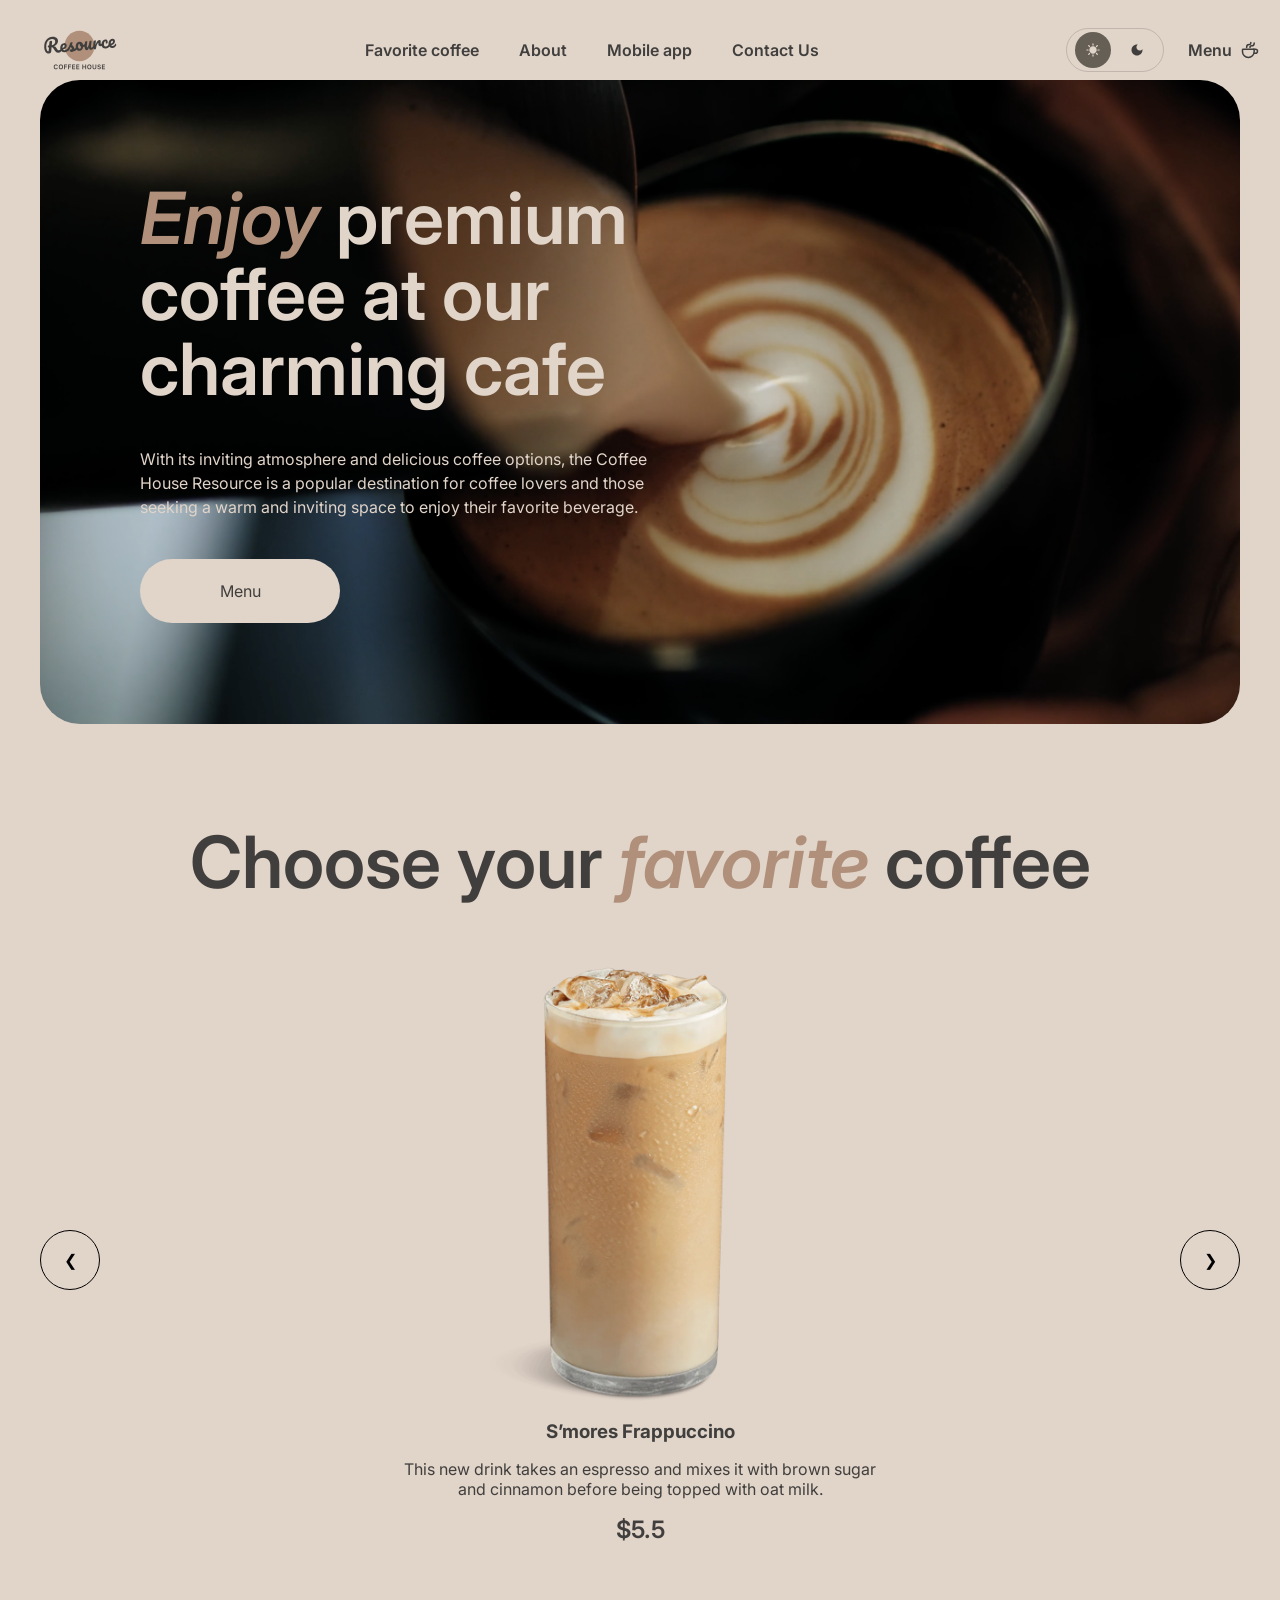
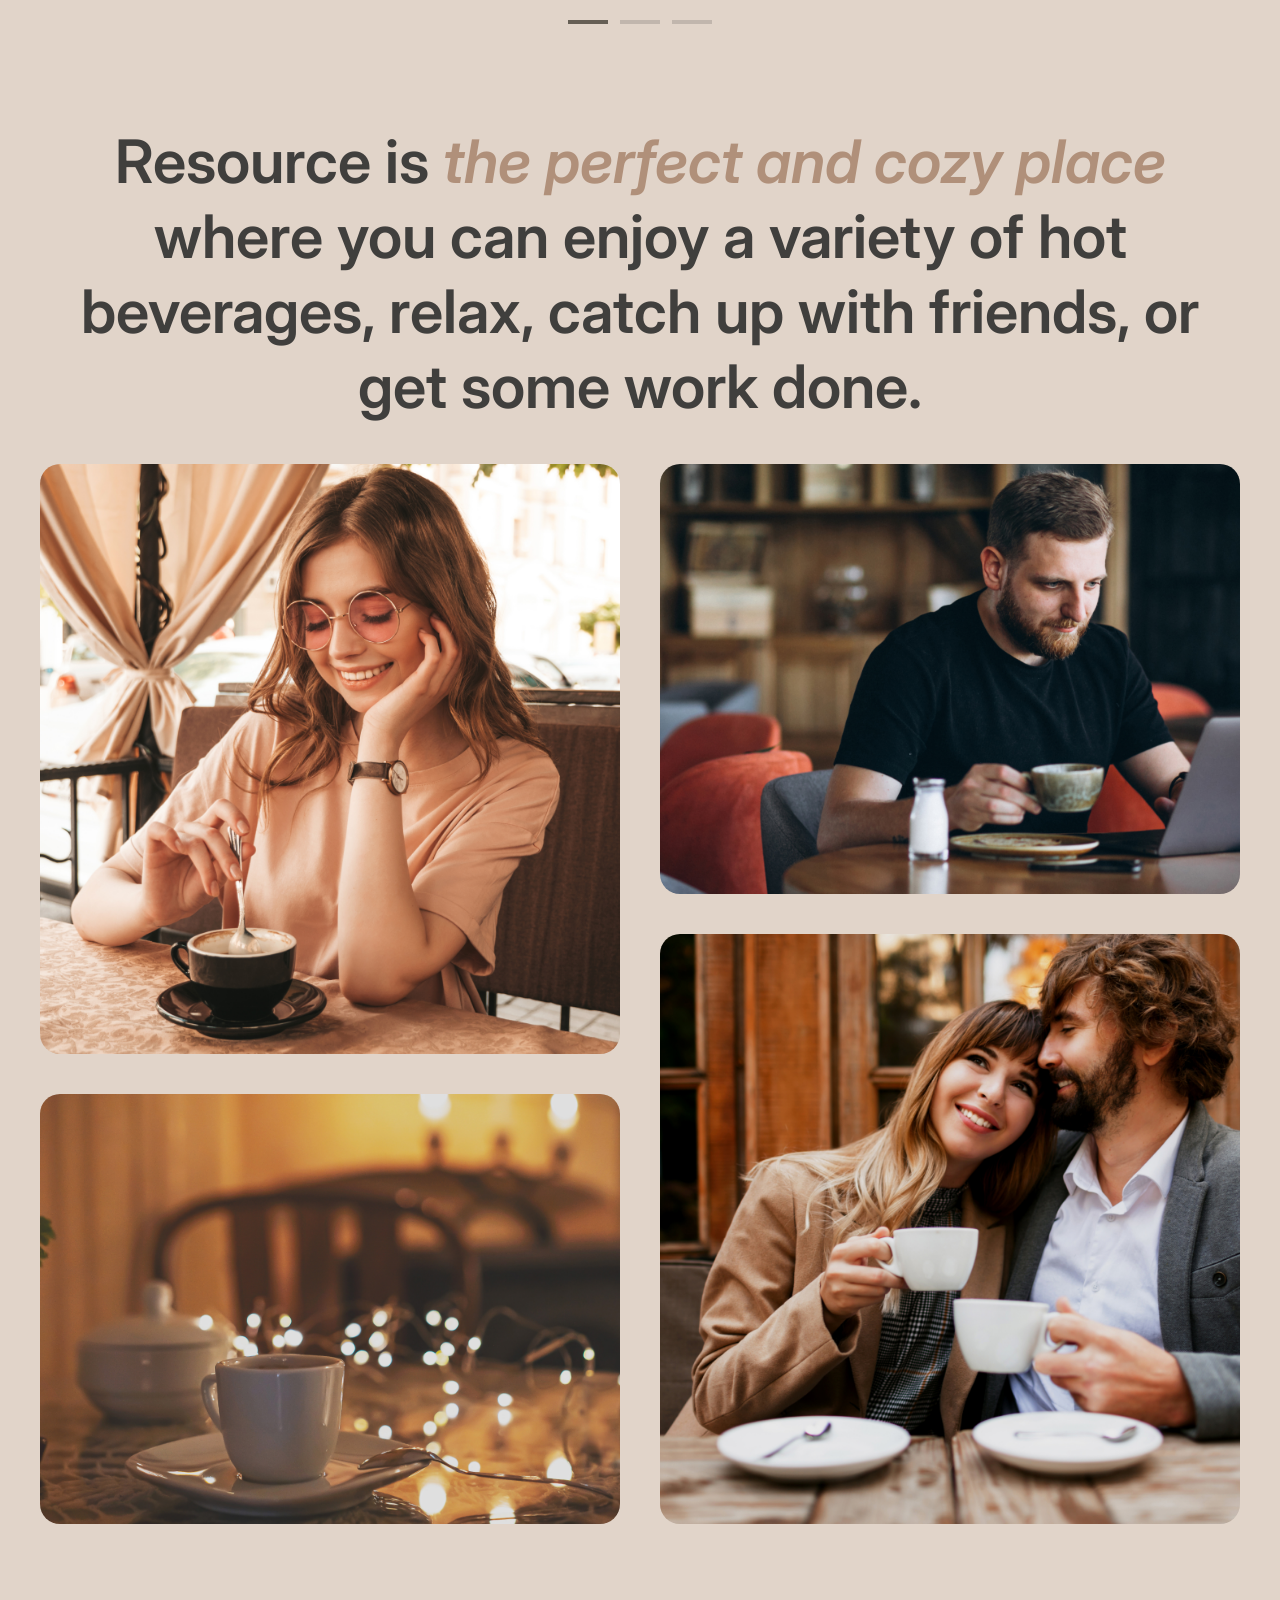
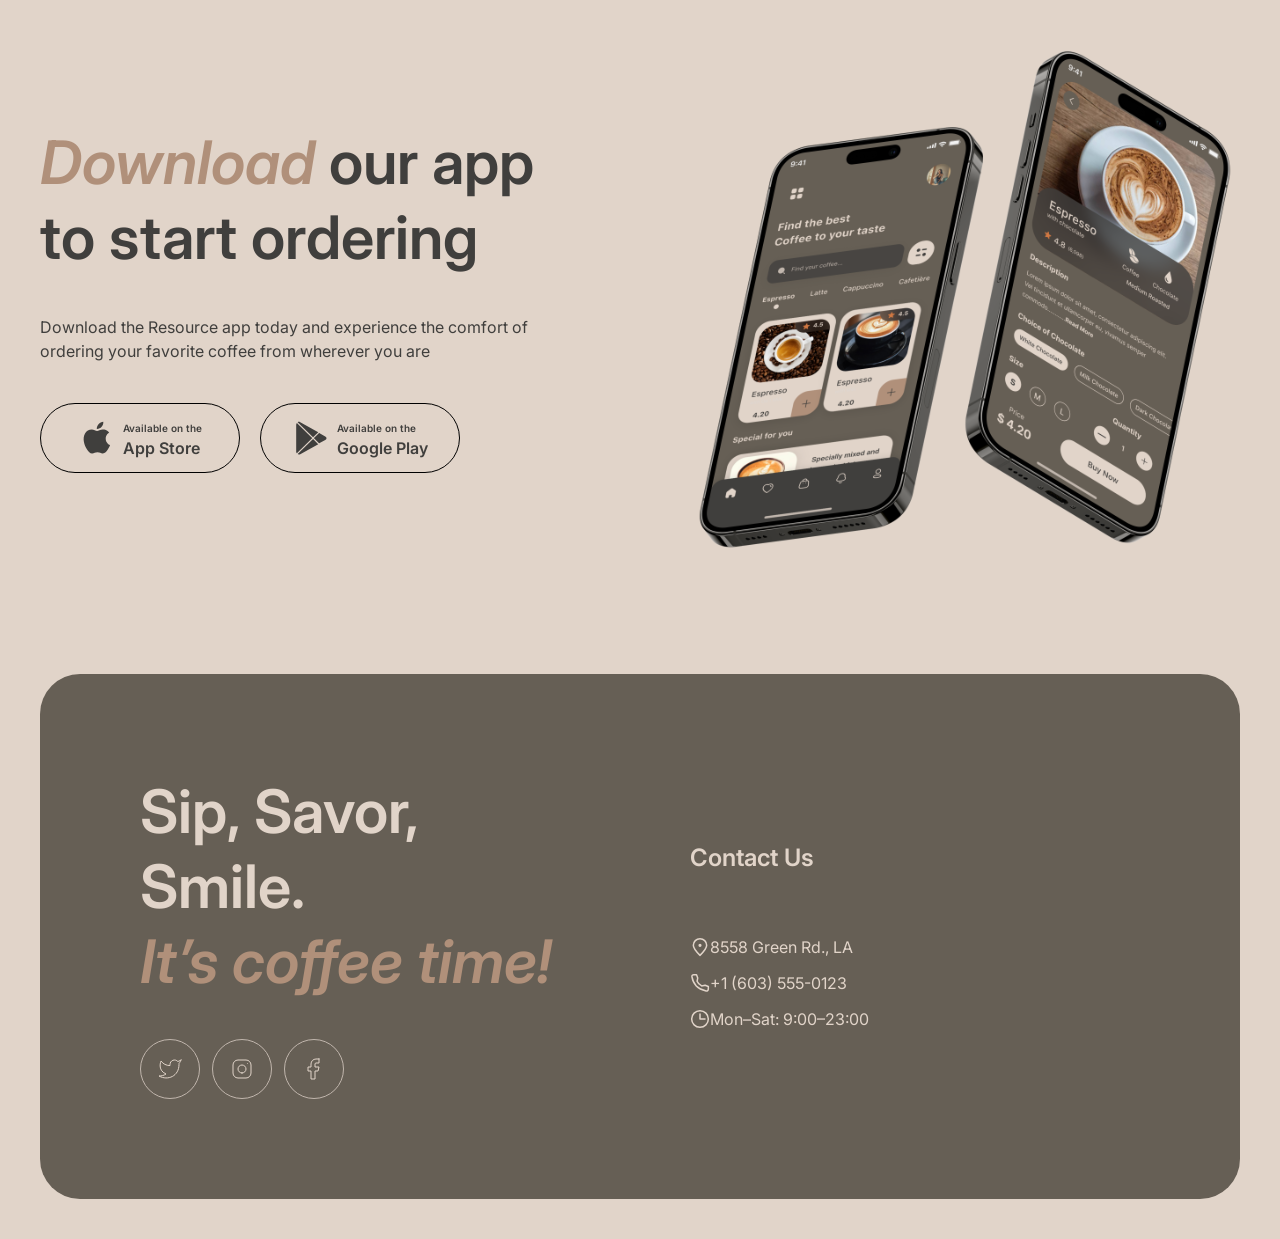
<file: index.html>
<!DOCTYPE html>
<html lang="en">
<head>
    <meta charset="UTF-8">
    <meta name="viewport" content="width=device-width, initial-scale=1.0">
    <link rel="icon" type="image/png" href="assets/icons/logo-bright.svg">

    <!-- font -->
    <link rel="preconnect" href="https://fonts.googleapis.com">
    <link rel="preconnect" href="https://fonts.gstatic.com" crossorigin>
    <link href="https://fonts.googleapis.com/css2?family=Allura&family=Inter:ital,opsz,wght@0,14..32,100..900;1,14..32,100..900&display=swap" rel="stylesheet">

    <!-- css -->
    <!-- css base -->
    <link rel="stylesheet" href="css/base/variables.css">
    <link rel="stylesheet" href="css/base/reset.css">
    <link rel="stylesheet" href="css/base/typography.css">
    <!-- css tabs -->
    <link rel="stylesheet" href="css/components/tabs.css">
    <!-- css layout -->
    <link rel="stylesheet" href="css/layout/header.css">
    <link rel="stylesheet" href="css/layout/footer.css">
    <!-- css components -->
    <link rel="stylesheet" href="css/components/buttons.css">
    <link rel="stylesheet" href="css/components/slider.css">
    <!-- css pages -->
    <link rel="stylesheet" href="css/pages/home.css">

    <!-- js -->
    <script src="js/script.js" defer></script>

    <title>Coffee House</title>
</head>
<body>

    <header>

        <div class="header-container">

            <div class="header-logo">
                <a href="index.html#home" aria-label="go to coffee house main page">
                    <img src="assets/icons/logo-bright.svg" alt="bright logo" class="logo-light">
                    <img src="assets/icons/logo-dark.svg" alt="dark logo" class="logo-dark">
                </a>
            </div>

            <nav class="header-nav" aria-label="Navigation" data-js-header-nav>
                    <ul class="nav-list">
                        <li><a href="index.html#favorite-coffee" class="nav-link" aria-label="follow favorite coffee section" data-js-nav-link>Favorite coffee</a></li>
                        <li><a href="index.html#about" class="nav-link" aria-label="follow about section" data-js-nav-link>About</a></li>
                        <li><a href="index.html#mobile-app" class="nav-link" aria-label="follow mobile app section" data-js-nav-link>Mobile app</a></li>
                        <li><a href="index.html#contact-us" class="nav-link" aria-label="follow contact us section" data-js-nav-link>Contact Us</a></li>
                    </ul>
            </nav>

            <div class="header-actions">
                <button class="theme-switch-wrapper theme-toggle" aria-label="change the theme" data-js-theme-toggle>
                    <span class="theme-btn light-icon active" data-js-light-icon>    
                        <img src="assets/icons/Light.svg" alt="sun">
                    </span>
    
                    <span class="theme-btn dark-icon" data-js-dark-icon>
                        <img src="assets/icons/Dark.svg" alt="moon">
                    </span>
                </button>

                <a href="menu.html" class="menu-link" rel="noopener noreferrer" >
                    <span class="menu-text">Menu</span>
                    <img src="assets/icons/coffee-cup.svg" alt="menu link">
                </a>

                <button class="burger-btn" aria-label="open burger menu" data-js-burger-btn>☰</button>
            </div>

        </div>
    </header>

    <main id="home">

        <div class="main-container">
            <section class="hero-section">
                <div class="hero-container">
                    <div class="hero-content">
                        <hgroup>
                            <h1  class="heading-1"><span class="accent">Enjoy</span> premium coffee at our charming cafe</h1>
                            <p class="medium">With its inviting atmosphere and delicious coffee options, the Coffee House Resource is a popular destination for coffee lovers and those seeking a warm and inviting space to enjoy their favorite beverage.</p>
                        </hgroup>

                        <a href="menu.html" class="menu-button">Menu</a>
                    </div>
                </div>
            </section>

            <section class="slider-section" id="favorite-coffee">
                <div class="slider-container">
                    <h2 class="heading-1 centered">Choose your <span class="accent">favorite</span> coffee</h2>
                    
                    <div class="slider-body">
                        <button class="slider-arrow prev-btn" aria-label="previous slide" data-js-prev-btn>&#10094;</button>
                        
                        <div class="slider-window" data-js-slider-window>
                            <div class="slider-track" data-js-slider-track>

                                <div class="slider-block">
                                    <div class="slider-block-content">
                                        <div class="slider-upper-subblock">
                                            <img src="assets/images/coffee-slider-1.svg" alt="S’mores Frappuccino">
                                        </div>
                                        <div class="slider-bottom-subblock">
                                            <h3 class="centered">S’mores Frappuccino</h3>
                                            <p class="centered">This new drink takes an espresso and mixes it with brown sugar and cinnamon before being topped with oat milk.</p>
                                            <data value="5.5" class="heading-3 centered">$5.5</data>
                                        </div>
                                    </div>
                                </div>

                                <div class="slider-block">
                                    <div class="slider-block-content">
                                        <div class="slider-upper-subblock">
                                            <img src="assets/images/coffee-slider-2.svg" alt="Caramel Macchiato">
                                        </div>
                                        <div class="slider-bottom-subblock">
                                            <h3 class="centered">Caramel Macchiato</h3>
                                            <p class="centered">Fragrant and unique classic espresso with rich caramel-peanut syrup, with cream under whipped thick foam.</p>
                                            <data value="5.0" class="price heading-3 centered">$5.0</data>
                                        </div>
                                    </div>
                                </div>

                                <div class="slider-block">
                                    <div class="slider-block-content">
                                        <div class="slider-upper-subblock">
                                            <img src="assets/images/coffee-slider-3.svg" alt="Ice coffee">
                                        </div>
                                        <div class="slider-bottom-subblock">
                                            <h3 class="centered">Ice coffee</h3>
                                            <p class="centered">A popular summer drink that tones and invigorates. Prepared from coffee, milk and ice.</p>
                                            <data value="4.5" class="price heading-3 centered">$4.5</data>
                                        </div>
                                    </div>
                                </div>

                            </div>
                        </div>

                        <button class="slider-arrow next-btn" aria-label="next slide" data-js-next-btn>&#10095;</button>
                    </div>

                    <div class="pagination">
                        <span class="dot active" data-js-dot></span>
                        <span class="dot" data-js-dot></span>
                        <span class="dot" data-js-dot></span>
                    </div>
                </div>
            </section>

            <section class="about-section" id="about">
                <div class="about-container">
                    <h2 class="heading-2 centered">Resource is <span class="accent">the perfect and cozy place</span> where you can enjoy a variety of hot beverages, relax, catch up with friends, or get some work done.</h2>

                    <div class="about-bottom-wrapper">
                        <div class="about-bottom-left">
                            <img src="assets/images/about-1.png" class="about-img-1" alt="a girl with a coffee">
                            <img src="assets/images/about-2.png" class="about-img-2" alt="coffee on the table">
                        </div>
                        <div class="about-bottom-right">
                            <img src="assets/images/about-3.png" class="about-img-3" alt="a man with a coffee">
                            <img src="assets/images/about-4.png" class="about-img-4" alt="a couple with coffee">
                        </div>
                    </div>
                </div>
            </section>

            <section class="app-section" id="mobile-app">
                <div class="app-container">
                    <div class="app-left-wrapper">
                        <h2 class="heading-2"><span class="accent">Download</span> our app to start ordering</h2>
                        <p class="medium">Download the Resource app today and experience the comfort of ordering your favorite coffee from wherever you are</p>
                        
                        <div class="app-links">
                            <a href="https://apple.com" class="app-btn" target="_blank" rel="noopener noreferrer" >
                                <img src="assets/icons/icon-apple.svg" alt="apple-icon">
                                <div class="follow-link">
                                    <span class="caption">Available on the</span>
                                    <br>
                                    <span class="link-and-button">App Store</span>
                                </div>
                            </a>

                            <a href="https://play.google.com/" class="app-btn" target="_blank" rel="noopener noreferrer" >
                                <img src="assets/icons/icon-google-play.svg" alt="google-play-icon">
                                <div class="follow-link">
                                    <span class="caption">Available on the</span>
                                    <br>
                                    <span class="link-and-button">Google Play</span>
                                </div>
                            </a>
                        </div>
                    </div>

                    <div class="app-right-wrapper">
                        <img src="assets/images/mobile-screens.svg" alt="mobile phones" class="mobile-phones">
                    </div>
                </div>
            </section>
        </div>
    </main>

    <footer>
        <div class="footer-container">
            <div class="footer-left-wrapper">
                <h2 class="heading-2">Sip, Savor, Smile.<br> <span class="accent">It’s coffee time!</span></h2>
                <div class="social-media-container">
                    <a href="https://twitter.com" target="_blank" rel="noopener noreferrer" aria-label="go to x">
                        <img src="assets/icons/x-icon.svg" alt="x-logo">
                    </a>      
                    <a href="https://instagram.com" target="_blank" rel="noopener noreferrer" aria-label="go to instagram">
                        <img src="assets/icons/instagram-icon.svg" alt="instagram-logo">
                    </a>  
                    <a href="https://facebook.com" target="_blank" rel="noopener noreferrer" aria-label="go to meta">
                        <img src="assets/icons/meta-icon.svg" alt="meta-logo">
                    </a>   
                </div>
            </div>

            <div class="footer-right-wrapper">
                <h2 class="heading-3">Contact Us</h2>
                <div class="contact-block" id="contact-us">
                    <a href="https://www.google.com/maps" target="_blank" rel="noopener noreferrer" class="location-block">
                        <img src="assets/icons/pin-alt.svg" alt="location icon">
                        <p>8558 Green Rd., LA</p>
                    </a>
                    
                    <a href="tel:+16035550123" class="phone-block">
                        <img src="assets/icons/phone.svg" alt="phone icon">
                        <p>+1 (603) 555-0123</p>
                    </a>
                    <div class="schedule-block">
                        <img src="assets/icons/clock.svg" alt="schedule icon">
                        <p>Mon–Sat: 9:00–23:00</p>
                    </div>
                </div>
            </div>
        </div>
    </footer>

</body>
</html>
</file>
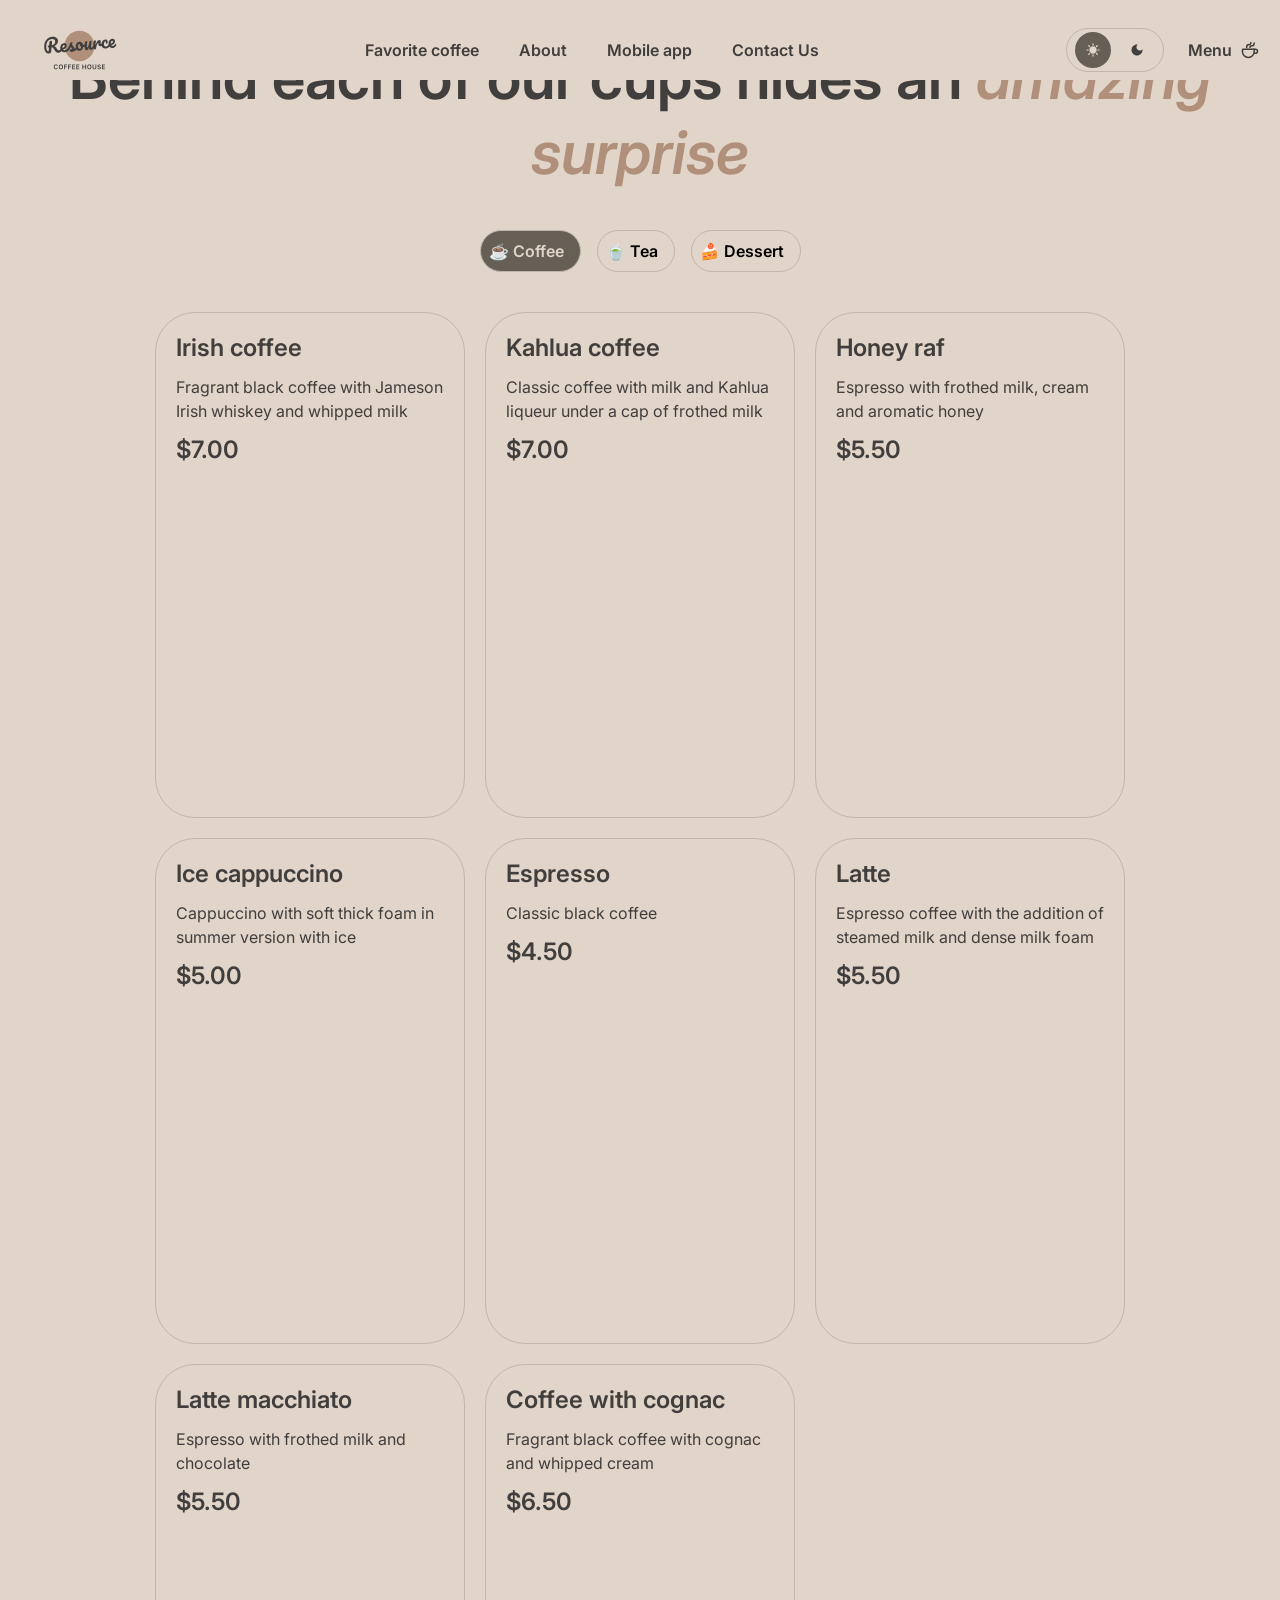
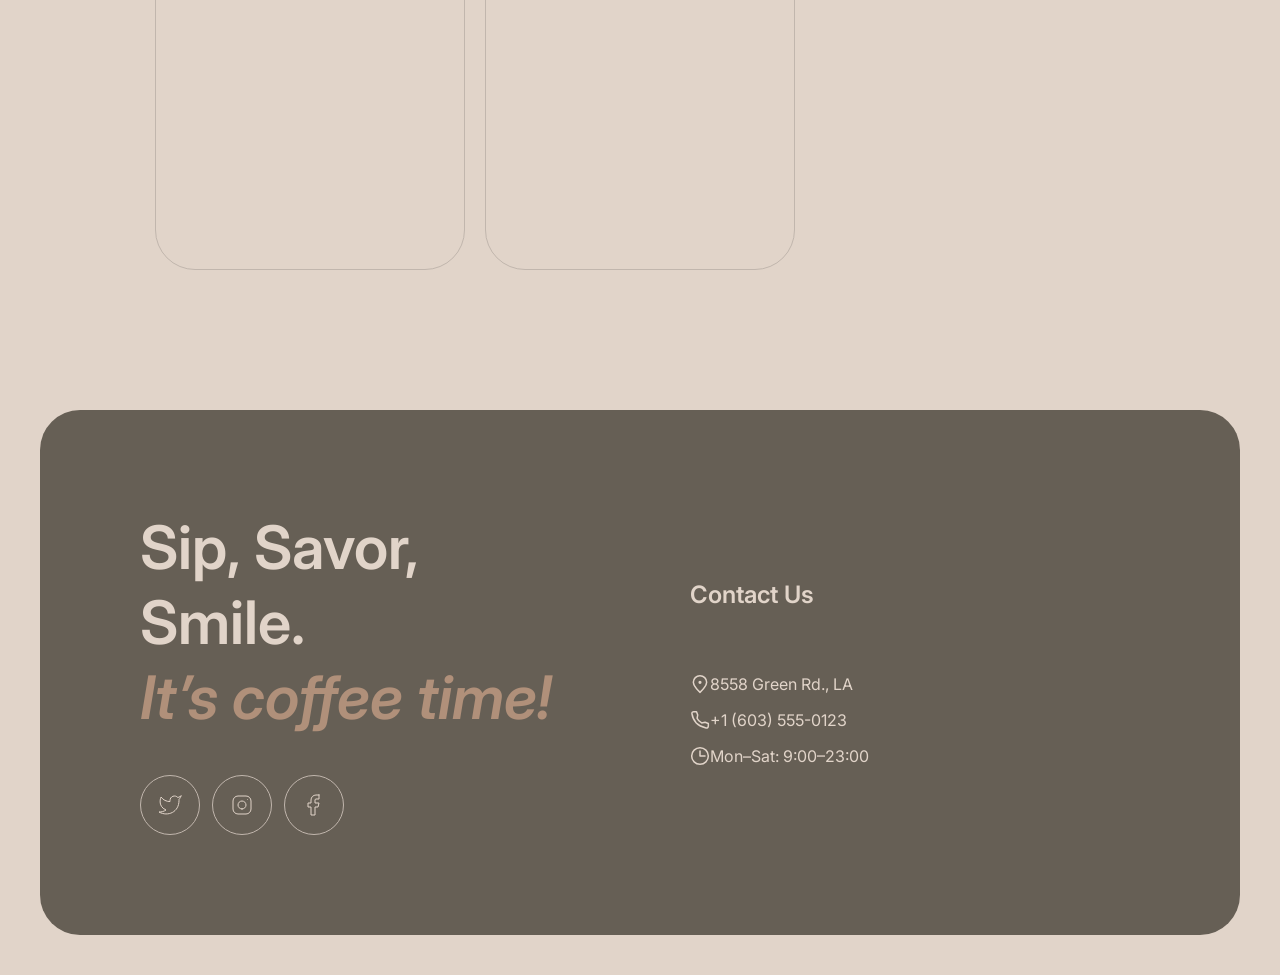
<file: menu.html>
<!DOCTYPE html>
<html lang="en">
<head>
    <meta charset="UTF-8">
    <meta name="viewport" content="width=device-width, initial-scale=1.0">
    <link rel="icon" type="image/png" href="assets/icons/logo-bright.svg">

    <!-- font -->
    <link rel="preconnect" href="https://fonts.googleapis.com">
    <link rel="preconnect" href="https://fonts.gstatic.com" crossorigin>
    <link href="https://fonts.googleapis.com/css2?family=Allura&family=Inter:ital,opsz,wght@0,14..32,100..900;1,14..32,100..900&display=swap" rel="stylesheet">

    <!-- css -->
    <!-- css base -->
    <link rel="stylesheet" href="css/base/variables.css">
    <link rel="stylesheet" href="css/base/reset.css">
    <link rel="stylesheet" href="css/base/typography.css">
    <!-- css layout -->
    <link rel="stylesheet" href="css/layout/header.css">
    <link rel="stylesheet" href="css/layout/footer.css">
    <!-- css components -->    
    <link rel="stylesheet" href="css/components/buttons.css">
    <link rel="stylesheet" href="css/components/tabs.css">
    <link rel="stylesheet" href="css/components/product-card.css">
    <!-- css pages -->    
    <link rel="stylesheet" href="css/pages/menu.css">
    
    <!-- js -->    
    <script src="js/script.js" defer></script>
    <script src="js/data.js"></script>
    <script src="js/modal.js" defer></script>
    
    
    <title>Menu of Coffee House</title>
</head>
<body>

    <header>

        <div class="header-container">

            <div class="header-logo">
                <a href="index.html#home" aria-label="go to coffee house main page">
                    <img src="assets/icons/logo-bright.svg" alt="bright logo" class="logo-light">
                    <img src="assets/icons/logo-dark.svg" alt="dark logo" class="logo-dark">
                </a>
            </div>

            <nav class="header-nav" aria-label="Navigation" data-js-header-nav>
                    <ul class="nav-list">
                        <li><a href="index.html#favorite-coffee" class="nav-link" aria-label="follow favorite coffee section" data-js-nav-link>Favorite coffee</a></li>
                        <li><a href="index.html#about" class="nav-link" aria-label="follow about section" data-js-nav-link>About</a></li>
                        <li><a href="index.html#mobile-app" class="nav-link" aria-label="follow mobile app section" data-js-nav-link>Mobile app</a></li>
                        <li><a href="index.html#contact-us" class="nav-link" aria-label="follow contact us section" data-js-nav-link>Contact Us</a></li>
                    </ul>
            </nav>

            <div class="header-actions">
                <button class="theme-switch-wrapper theme-toggle" aria-label="change the theme" data-js-theme-toggle>
                    <span class="theme-btn light-icon active" data-js-light-icon>    
                        <img src="assets/icons/Light.svg" alt="sun">
                    </span>
    
                    <span class="theme-btn dark-icon" data-js-dark-icon>
                        <img src="assets/icons/Dark.svg" alt="moon">
                    </span>
                </button>

                <a href="menu.html" class="menu-link" rel="noopener noreferrer" >
                    <span class="menu-text">Menu</span>
                    <img src="assets/icons/coffee-cup.svg" alt="menu link">
                </a>

                <button class="burger-btn" aria-label="open burger menu" data-js-burger-btn>☰</button>
            </div>

        </div>
    </header>

    <main class="menu">
        <div class="menu-section">

            <div class="menu-header">
                <h1 class="menu-title heading-2 centered">Behind each of our cups hides an <span class="accent">amazing surprise</span></h1>
                
                <div class="menu-tabs">
                    <button class="tab-btn active" data-js-coffee-btn>
                        <span aria-hidden="true">&#9749;</span>
                        <span class="link-and-button">Coffee</span>
                    </button>
                    <button class="tab-btn" data-js-tea-btn>
                        <span aria-hidden="true">&#x1F375;</span>
                        <span class="link-and-button">Tea</span>
                    </button>
                    <button class="tab-btn" data-js-dessert-btn>
                        <span aria-hidden="true">&#127856;</span>
                        <span class="link-and-button">Dessert</span>
                    </button>
                </div>

            </div>

            <div class="menu-products">
                <div class="products-grid active" data-js-products-grid></div>

                 <!-- <div class="products-grid active" data-js-coffee-content>
                    <div class="product-card card-1">
                        <div class="product-card__image-wrapper">
                            <img src="assets/images/coffee-1.png" alt="Irish coffee" class="product-card__img">
                        </div>
                        <div class="product-card__description">
                            <h2 class="product-card__title heading-3">Irish coffee</h2>
                            <p class="product-card__taste medium">Fragrant black coffee with Jameson Irish whiskey and whipped milk</p>
                            <data value="7.0" class="heading-3">$7.00</data>
                        </div>
                    </div>

                    <div class="product-card card-2">
                        <div class="product-card__image-wrapper">
                            <img src="assets/images/coffee-2.png" alt="Kahlua coffee" class="product-card__img">
                        </div>
                        <div class="product-card__description">
                            <h2 class="product-card__title heading-3">Kahlua coffee</h2>
                            <p class="product-card__taste medium">Classic coffee with milk and Kahlua liqueur under a cap of frothed milk</p>
                            <data value="7.0" class="heading-3">$7.00</data>
                        </div>
                    </div>

                    <div class="product-card card-3">
                        <div class="product-card__image-wrapper">
                            <img src="assets/images/coffee-3.png" alt="Honey raf" class="product-card__img">
                        </div>
                        <div class="product-card__description">
                            <h2 class="product-card__title heading-3">Honey raf</h2>
                            <p class="product-card__taste medium">Espresso with frothed milk, cream and aromatic honey</p>
                            <data value="5.5" class="heading-3">$5.50</data>
                        </div>
                    </div>

                    <div class="product-card card-4">
                        <div class="product-card__image-wrapper">
                            <img src="assets/images/coffee-4.png" alt="Ice cappuccino" class="product-card__img">
                        </div>
                        <div class="product-card__description">
                            <h2 class="product-card__title heading-3">Ice cappuccino</h2>
                            <p class="product-card__taste medium">Cappuccino with soft thick foam in summer version with ice</p>
                            <data value="5.0" class="heading-3">$5.00</data>
                        </div>
                    </div>

                    <div class="product-card card-5">
                        <div class="product-card__image-wrapper">
                            <img src="assets/images/coffee-5.png" alt="Espresso" class="product-card__img">
                        </div>
                        <div class="product-card__description">
                            <h2 class="product-card__title heading-3">Espresso</h2>
                            <p class="product-card__taste medium">Classic black coffee</p>
                            <data value="4.5" class="heading-3">$4.50</data>
                        </div>
                    </div>

                    <div class="product-card card-6">
                        <div class="product-card__image-wrapper">
                            <img src="assets/images/coffee-6.png" alt="Latte" class="product-card__img">
                        </div>
                        <div class="product-card__description">
                            <h2 class="product-card__title heading-3">Latte</h2>
                            <p class="product-card__taste medium">Espresso coffee with the addition of steamed milk and dense milk foam</p>
                            <data value="5.5" class="heading-3">$5.50</data>
                        </div>
                    </div>

                    <div class="product-card card-7">
                        <div class="product-card__image-wrapper">
                            <img src="assets/images/coffee-7.png" alt="Latte macchiato" class="product-card__img">
                        </div>
                        <div class="product-card__description">
                            <h2 class="product-card__title heading-3">Latte macchiato</h2>
                            <p class="product-card__taste medium">Espresso with frothed milk and chocolate</p>
                            <data value="5.5" class="heading-3">$5.50</data>
                        </div>
                    </div>

                    <div class="product-card card-8">
                        <div class="product-card__image-wrapper">
                            <img src="assets/images/coffee-8.png" alt="Coffee with cognac" class="product-card__img">
                        </div>
                        <div class="product-card__description">
                            <h2 class="product-card__title heading-3">Coffee with cognac</h2>
                            <p class="product-card__taste medium">Fragrant black coffee with cognac and whipped cream</p>
                            <data value="6.5" class="heading-3">$6.50</data>
                        </div>
                    </div>
                </div>

                <div class="products-grid" data-js-tea-content>
                    <div class="product-card card-9">
                        <div class="product-card__image-wrapper">
                            <img src="assets/images/tea-1.png" alt="Moroccan" class="product-card__img">
                        </div>
                        <div class="product-card__description">
                            <h2 class="product-card__title heading-3">Moroccan</h2>
                            <p class="product-card__taste medium">Fragrant black tea with the addition of tangerine, cinnamon, honey, lemon and mint</p>
                            <data value="4.5" class="heading-3">$4.50</data>
                        </div>
                    </div>

                    <div class="product-card card-10">
                        <div class="product-card__image-wrapper">
                            <img src="assets/images/tea-2.png" alt="Ginger" class="product-card__img">
                        </div>
                        <div class="product-card__description">
                            <h2 class="product-card__title heading-3">Ginger</h2>
                            <p class="product-card__taste medium">Original black tea with fresh ginger, lemon and honey</p>
                            <data value="5.0" class="heading-3">$5.00</data>
                        </div>
                    </div>

                    <div class="product-card card-11">
                        <div class="product-card__image-wrapper">
                            <img src="assets/images/tea-3.png" alt="Cranberry" class="product-card__img">
                        </div>
                        <div class="product-card__description">
                            <h2 class="product-card__title heading-3">Cranberry</h2>
                            <p class="product-card__taste medium">Invigorating black tea with cranberry and honey</p>
                            <data value="5.0" class="heading-3">$5.00</data>
                        </div>
                    </div>

                    <div class="product-card card-12">
                        <div class="product-card__image-wrapper">
                            <img src="assets/images/tea-4.png" alt="Sea buckthorn" class="product-card__img">
                        </div>
                        <div class="product-card__description">
                            <h2 class="product-card__title heading-3">Sea buckthorn</h2>
                            <p class="product-card__taste medium">Toning sweet black tea with sea buckthorn, fresh thyme and cinnamon</p>
                            <data value="5.5" class="heading-3">$5.50</data>
                        </div>
                    </div>
                </div>

                <div class="products-grid" data-js-desserts-content>
                    
                    <div class="product-card card-13">
                        <div class="product-card__image-wrapper">
                            <img src="assets/images/dessert-1.png" alt="Marble cheesecake" class="product-card__img">
                        </div>
                        <div class="product-card__description">
                            <h2 class="product-card__title heading-3">Marble cheesecake</h2>
                            <p class="product-card__taste medium">Philadelphia cheese with lemon zest on a light sponge cake and red currant jam</p>
                            <data value="3.5" class="heading-3">$3.50</data>
                        </div>
                    </div>

                    <div class="product-card card-14">
                        <div class="product-card__image-wrapper">
                            <img src="assets/images/dessert-2.png" alt="Red velvet" class="product-card__img">
                        </div>
                        <div class="product-card__description">
                            <h2 class="product-card__title heading-3">Red velvet</h2>
                            <p class="product-card__taste medium">Layer cake with cream cheese frosting</p>
                            <data value="4.0" class="heading-3">$4.00</data>
                        </div>
                    </div>

                    <div class="product-card card-15">
                        <div class="product-card__image-wrapper">
                            <img src="assets/images/dessert-3.png" alt="Cheesecakes" class="product-card__img">
                        </div>
                        <div class="product-card__description">
                            <h2 class="product-card__title heading-3">Cheesecakes</h2>
                            <p class="product-card__taste medium">Soft cottage cheese pancakes with sour cream and fresh berries and sprinkled with powdered sugar</p>
                            <data value="4.5" class="heading-3">$4.50</data>
                        </div>
                    </div>

                    <div class="product-card card-16">
                        <div class="product-card__image-wrapper">
                            <img src="assets/images/dessert-4.png" alt="Creme brulee" class="product-card__img">
                        </div>
                        <div class="product-card__description">
                            <h2 class="product-card__title heading-3">Creme brulee</h2>
                            <p class="product-card__taste medium">Delicate creamy dessert in a caramel basket with wild berries</p>
                            <data value="4.0" class="heading-3">$4.00</data>
                        </div>
                    </div>

                    <div class="product-card card-17">
                        <div class="product-card__image-wrapper">
                            <img src="assets/images/dessert-5.png" alt="Chocolate cake" class="product-card__img">
                        </div>
                        <div class="product-card__description">
                            <h2 class="product-card__title heading-3">Chocolate cake</h2>
                            <p class="product-card__taste medium">Cake with hot chocolate filling and nuts with dried apricots</p>
                            <data value="5.5" class="heading-3">$5.50</data>
                        </div>
                    </div>

                    <div class="product-card card-18">
                        <div class="product-card__image-wrapper">
                            <img src="assets/images/dessert-6.png" alt="Pancakes" class="product-card__img">
                        </div>
                        <div class="product-card__description">
                            <h2 class="product-card__title heading-3">Pancakes</h2>
                            <p class="product-card__taste medium">Tender pancakes with strawberry jam and fresh strawberries</p>
                            <data value="4.5" class="heading-3">$4.50</data>
                        </div>
                    </div>

                    <div class="product-card card-19">
                        <div class="product-card__image-wrapper">
                            <img src="assets/images/dessert-7.png" alt="Honey cake" class="product-card__img">
                        </div>
                        <div class="product-card__description">
                            <h2 class="product-card__title heading-3">Honey cake</h2>
                            <p class="product-card__taste medium">Classic honey cake with delicate custard</p>
                            <data value="4.5" class="heading-3">$4.50</data>
                        </div>
                    </div>

                    <div class="product-card card-20">
                        <div class="product-card__image-wrapper">
                            <img src="assets/images/dessert-8.png" alt="Black forest" class="product-card__img">
                        </div>
                        <div class="product-card__description">
                            <h2 class="product-card__title heading-3">Black forest</h2>
                            <p class="product-card__taste medium">A combination of thin sponge cake with cherry jam and light chocolate mousse</p>
                            <data value="6.5" class="heading-3">$6.50</data>
                        </div>
                    </div>
                </div> -->
                
                
                <button class="show-more-btn" data-js-show-more>
                    <img src="./assets/icons/refresh.svg" alt="refresh">
                </button>
            </div>

            <div class="modal-overlay" data-js-modal-overlay>
                <div class="modal-window" data-js-modal-window>

                    <div class="modal-content" data-js-modal-content>

                        <div class="modal-image-wrapper">
                            <img src="/assets/images/coffee-1.png" alt="black-coffee" data-js-modal-image>
                        </div>

                        <div class="modal-info">
                            <hgroup class="modal-hgroup">
                                <h2 class="heading-3" data-js-modal-title>Title</h2>
                                <p class="medium" data-js-modal-desc>Description</p>
                            </hgroup>

                            <div class="modal-options-block">
                                <span class="option-title">Size</span>
                                <div class="options-group" data-js-modal-sizes></div>
                            </div>
                            
                            <div class="modal-options-block">
                                <span class="option-title">Additives</span>
                                <div class="options-group" data-js-modal-additives></div>
                            </div>

                            <div class="modal-total">
                                <span class="heading-3">Total:</span>
                                <data value="0" class="heading-3" data-js-modal-price>$0.00</data>
                            </div>

                            <button class="modal-close-btn" data-js-modal-close>Close</button>
                        </div>

                    </div>

                </div>
            </div>

        </div>
    </main>


    <footer>
        <div class="footer-container">
            <div class="footer-left-wrapper">
                <h2 class="heading-2">Sip, Savor, Smile.<br> <span class="accent">It’s coffee time!</span></h2>
                <div class="social-media-container">
                    <a href="https://twitter.com" target="_blank" rel="noopener noreferrer" aria-label="go to x">
                        <img src="assets/icons/x-icon.svg" alt="x-logo">
                    </a>      
                    <a href="https://instagram.com" target="_blank" rel="noopener noreferrer" aria-label="go to instagram">
                        <img src="assets/icons/instagram-icon.svg" alt="instagram-logo">
                    </a>  
                    <a href="https://facebook.com" target="_blank" rel="noopener noreferrer" aria-label="go to meta">
                        <img src="assets/icons/meta-icon.svg" alt="meta-logo">
                    </a>   
                </div>
            </div>

            <div class="footer-right-wrapper">
                <h2 class="heading-3">Contact Us</h2>
                <div class="contact-block" id="contact-us">
                    <a href="https://www.google.com/maps" target="_blank" rel="noopener noreferrer" class="location-block">
                        <img src="assets/icons/pin-alt.svg" alt="location icon">
                        <p>8558 Green Rd., LA</p>
                    </a>
                    
                    <a href="tel:+16035550123" class="phone-block">
                        <img src="assets/icons/phone.svg" alt="phone icon">
                        <p>+1 (603) 555-0123</p>
                    </a>
                    <div class="schedule-block">
                        <img src="assets/icons/clock.svg" alt="schedule icon">
                        <p>Mon–Sat: 9:00–23:00</p>
                    </div>
                </div>
            </div>
        </div>
    </footer>

</body>
</html>
</file>
<file: css/base/variables.css>
:root {
    --font-main: 'Inter', 'Helvetica Neue', Arial, sans-serif;

    --text-primary: #403F3D;
    --text-inverse: #E1D4C9;
    --text-accent: #B0907A;

    --bg-page: #E1D4C9;
    --bg-container: #665F55;
    --bg-overlay: #403F3D;

    --border-primary: #C1B6AD;
    --border-inverse: #665F55;

    --transition-normal: all 0.3s ease;

    --footer-bg: #665F55;
}

body.dark-mode {
  --text-primary: #E1D4C9;
  --text-inverse: #E1D4C9;
  --text-accent: #B0907A;
 
  --bg-page: #292826;
  --bg-container: #403F3D;
  --bg-overlay: #292826;
 
  --border-primary: #665F55;
  --border-inverse: #C1B6AD;
}
</file>
<file: css/base/typography.css>
.heading-1 {
    font-size: 72px;
    font-weight: 600;
    line-height: 105%;
}
 
.heading-2 {
    font-size: 60px;
    font-weight: 600;
    line-height: 125%;
}
 
.heading-3 {
    font-size: 24px;
    font-weight: 600;
    line-height: 125%;
}

.accent {
    font-style: italic;
    color: var(--text-accent);
}
 
.medium {
    font-size: 16px;
    font-weight: 400;
    line-height: 150%;
}
 
.caption {
    font-size: 10px;
    font-weight: 600;
    line-height: 140%;
}
 
.link-and-button {
    font-size: 16px;
    font-weight: 600;
    line-height: 150%;
}
 
.burger-link {
    font-size: 32px;
    font-weight: 600;
    line-height: 125%;
}

.centered {
  text-align: center;
}
 
@media (max-width: 650px) {
  .heading-1 {
    font-size: 30px;
  }
  .heading-2 {
    font-size: 32px;
    font-weight: 600;
    line-height: 125%;
  }
  .heading-3 {
    font-size: 18px;
  }

}
</file>
<file: css/components/tabs.css>
.menu-tabs {
  display: flex;
  justify-content: center;
  align-items: center;
  cursor: pointer;
  gap: 16px;
}
 
.tab-btn {
  border: 1px solid var(--border-primary);
  border-radius: 40px;
  padding-left: 8px;
  padding-top: 8px;
  padding-right: 16px;
  padding-bottom: 8px;
}
 
.tab-btn.active {
  background-color: var(--border-inverse);
  color: var(--text-inverse);
}

.pagination {
  display: flex;
  justify-content: center;
  align-items: center;
  gap: 12px;
}

.dot {
  width: 40px;
  height: 4px;
  background-color: var(--border-primary);
}

.dot.active {
  background-color: #665F55;
}
 
@media (max-width: 768px) {
  .menu-tabs {
    flex-wrap: wrap;
    gap: 12px;
  }
}
</file>
<file: css/layout/header.css>
header {
  width: 100%;

  position: fixed;
  background-color: var(--bg-page);
  padding-top: 20px;
}
 
.header-container {
  display: flex;
  justify-content: space-between;
  align-items: center;
 
  width: 100%;
  max-width: 1440px;
  height: 60px;
  margin: 0 auto;
  padding-left: 40px;
  padding-right: 40px;
}
 
.logo-dark {
  display: none;
}
 
body.dark-mode .logo-light {
  display: none;
}
 
body.dark-mode .logo-dark {
  display: inline-block;
}
 
.header-nav {
  width: 100%;
  max-width: 1032px;
}
 
.nav-list {
  display: flex;
  align-items: center;
  justify-content: center;
  gap: 40px;
  height: 100%;
}
 
.nav-link {
  font-family: var(--font-main);
  color: var(--text-primary);
  font-weight: 600;
  font-size: 16px;
  transition: var(--transition-normal);
}
 
.header-actions {
  display: flex;
  align-items: center;
  width: auto;  
  height: 84px;
  gap: 24px;
}
 
.theme-switch-wrapper {
  display: inline-flex;
  align-items: center;
  justify-content: center;
 
  height: 44px;
  padding: 4px;
  gap: 8px;
 
  border: 1px solid var(--border-primary);
  border-radius: 100px;
  background-color: transparent;
  cursor: pointer;
  padding: 0 8px;
}
 
.theme-btn {
  display: flex;
  align-items: center;
  justify-content: center;
 
  width: 36px;
  height: 36px;
  border-radius: 50%;
  background-color: transparent;
  transition: var(--transition-normal);
}

 
.theme-btn img {
  display: block;
  width: 22px;
  height: 22px;
}
 
.theme-btn.light-icon.active,
.theme-btn.dark-icon.active {
  background-color: var(--border-inverse);
}
 
.menu-link {
  display: flex;
  align-items: center;
  gap: 8px;
  font-family: var(--font-main);
  color: var(--text-primary);
  font-weight: 600;
  transition: var(--transition-normal);
}
 
.menu-link:hover {
  color: var(--text-accent);
}
 
.burger-btn {
  display: none;
  background: none;
  border: none;
  font-size: 32px;
  cursor: pointer;
  color: var(--text-primary);
}
 
@media (max-width: 768px) {
  .header-container {
    flex-wrap: wrap;
    row-gap: 12px;
    height: auto;
    padding-left: 20px;
    padding-right: 20px;
  }

  .header-block-2 {
    display: none;
    order: 3;
    width: 100%;
  }
 
  .header-block-3 .menu-link {
    display: none;
  }

  .header-nav {
    display: none;
  }

  .header-nav.open {
    top: 80px;
    position: fixed;
    display: flex;
    flex-direction: column;
    width: 100vw;
    height: 100vh;
    background-color: var(--bg-page);
  }
 
  .burger-btn {
    display: block;
  }
 
  .nav-list {
    flex-wrap: wrap;
    gap: 60px;
  }

  .nav-list.open {
    display: flex;
    flex-direction: column;
  }
 
  .nav-link {
    font-size: 32px;
    font-weight: 600;
    line-height: 125%;
  }
 
  .header-block-3 {
    gap: 12px;
  }
}
 
@media (max-width: 380px) {
  .nav-list {
    flex-wrap: nowrap;
    justify-content: flex-start;
    overflow-x: auto;
    gap: 20px;
    -webkit-overflow-scrolling: touch;
  }
 
  .menu-text {
    display: none;
  }
}
</file>
<file: css/layout/footer.css>
footer {
  padding-left: 40px;
  padding-right: 40px;
 
  margin-top: 100px;
 
  display: flex;
  justify-content: center;
  align-items: center;
}
 
.footer-container {
  background-color: var(--footer-bg);
  max-width: 1360px;
  width: 100%;
  min-height: 450px;
  padding: 100px;
  gap: 100px;
  border-radius: 40px;
 
  display: flex;
  justify-content: center;
  align-items: center;
  color: var(--text-inverse);
}
 
.footer-left-wrapper {
  width: 530px;
  min-height: 250px;
  gap: 40px;
 
  display: flex;
  flex-direction: column;
}
 
.social-media-container {
  display: flex;
  gap: 12px;
}
 
.footer-right-wrapper {
  width: 530px;
  height: 186px;
  gap: 40px;
 
  display: flex;
  flex-direction: column;
  justify-content: space-between;
}
 
.contact-block {
  display: flex;
  flex-direction: column;
  gap: 16px;
}
 
.location-block,
.phone-block,
.schedule-block {
  display: flex;
}
 
@media (max-width: 768px) {
  .footer-container {
    width: 100%;
    padding: 100px 60px;
    flex-direction: column;
    gap: 100px;
    min-height: 0;
  }
 
  .footer-left-wrapper,
  .footer-right-wrapper {
    width: 100%;
    height: auto;
    min-height: 0;
  }
}
 
@media (max-width: 380px) {
  footer {
    padding: 50px 16px;
  }
 
  .footer-container {
    width: 348px;
    padding: 32px 16px;
  }
}
</file>
<file: css/components/buttons.css>
.menu-button {
  display: flex;
  justify-content: center;
  align-items: center;
  background-color: var(--text-inverse);
  border-radius: 100px;
 
  width: 200px;
  height: 64px;
}
 
.app-links {
  display: flex;
  align-items: center;
  gap: 20px;
}
 
.app-btn {
  display: flex;
  flex-direction: row;
  justify-content: center;
  align-items: center;

  border: 1px solid black;
  border-radius: 100px;
  

  min-width: 200px;
  min-height: 64px;
  padding: 12px 20px;
  gap: 8px;
}
 
.apple-link,
.google-play-link {
  border: 1px solid var(--border-primary);
 
  width: 200px;
  height: 64px;
  border-radius: 100px;
 
  display: flex;
  justify-content: center;
  align-items: center;
}


 
@media (max-width: 768px) {
  .menu-button {
    width: 168px;
    height: 56px;
  }
}
 
@media (max-width: 650px) {
  .menu-button {
    width: 100%;
    max-width: 220px;
  }
 
  .app-links {
    flex-direction: column;
    align-items: stretch;
    gap: 12px;
    width: 200px;
    height: 64px;
  }
 
  .apple-link,
  .google-play-link {
    width: 100%;
  }
}
</file>
<file: css/components/slider.css>
.slider-section {
  width: 100%;
  padding-left: 40px;
  padding-right: 40px;
 
  display: flex;
  flex-direction: column;
  justify-content: center;
  align-items: center;
}
 
.slider-container {
  display: flex;
  flex-direction: column;
  width: 100%;
  max-width: 1360px;
  min-height: 799px;
  gap: 40px;
}
 
.slider-body {
  --slider-arrow: 60px;
  --slider-body-gap: 40px;

  display: flex;
  flex-direction: row;
  min-height: 684px;
  align-items: center;
  justify-content: center;
  gap: 40px;
}
 
.slider-window {
  width: calc(100% - 2*var(--slider-arrow) - 2*var(--slider-body-gap));
  overflow: hidden;
 
  display: flex;
  flex-direction: row;
  justify-content: flex-start;
  align-items: center;
}
 
.slider-track {
  --slide-count: 3;
  width: 100%;

  display: flex;
  justify-content: flex-start;
  transition: transform 0.3s ease-in-out;
}
 
.slider-block {
  display: flex;
  flex-direction: column;
  align-items: center;

  width: 100%;
  flex-shrink: 0;
  height: 640px;
  gap: 20px;
}

.slider-block-content {
    width: 480px;
    height: 640px;
}

.slider-bottom-subblock {
    display: flex;
    flex-direction: column;
    justify-content: center;
    align-items: center;

    gap: 16px;
}
 
.slider-arrow {
  border: 1px solid;
  width: 60px;
  height: 60px;
  flex-shrink: 0;
  border-radius: 30px;
  box-sizing: border-box;
}
 
.slider-bottom-block {
  display: flex;
  flex-direction: column;
  justify-content: center;
  gap: 16px;
}
 
@media (min-width: 768px) {
  .slider-container {
    width: 100%;
    min-height: 0;
  }
 
  .slider-body {
    min-height: 0;
    gap: 40px;
  }
 
  .slider-window {
    width: 100%;
  }
 
  .slider-track {
    gap: 0;
  }
 
  .slider-block {
    min-width: 100%;
    margin-left: 0;
    margin-right: 0;
    height: auto;
  }
}
 
@media (max-width: 650px) {
  .slider-window {
    width: 100%;
  }

  .slider-arrow {
    display: none;
  }
}
</file>
<file: css/pages/home.css>
.main-container {
  display: flex;
  flex-direction: column;
  justify-content: center;
  align-items: center;
  margin-top: 80px;
  gap: 100px;
}
 
.hero-section {
  display: flex;
  align-items: center;
 
  width: 100%;
  max-width: 1440px;
  min-height: 644px;
 
  margin: 0 auto;
  padding-left: 40px;
  padding-right: 40px;
}
 
.hero-container {
    background-image: url(../../assets/images/img-hero.png);
  background-position: center;
  background-size: cover;
 
  width: 100%;
  max-width: 1360px;
  min-height: 644px;
  border-radius: 40px;
  padding: 100px;
}
 
.hero-content {
  display: flex;
  flex-direction: column;
  max-width: 530px;
  max-height: 444px;
  gap: 40px;
}
 
hgroup {
  display: flex;
  flex-direction: column;
  color: var(--text-inverse);
  gap: 40px;
}

.about-section {
  width: 100%;
  padding-left: 40px;
  padding-right: 40px;
  gap: 40px;
  display: flex;
  flex-direction: column;
  justify-content: center;
  align-items: center;
}
 
.about-container {
  display: flex;
  flex-direction: column;
  width: 100%;
  max-width: 1360px;
  min-height: 1325px;
  gap: 40px;
}
 
.about-bottom-wrapper {
  display: flex;
  flex-direction: row;
  gap: 40px;
}
 
.about-bottom-left,
.about-bottom-right {
  display: flex;
  flex-direction: column;
  gap: 40px;
 
  width: 660px;
  min-height: 1060px;
}
 
.about-img-1,
.about-img-4 {
  height: 590px;
  border-radius: 20px;
  object-fit: cover;
}
 
.about-img-2,
.about-img-3 {
  height: 430px;
  border-radius: 20px;
  object-fit: cover;
}
 
/* mobile app download */
.app-section {
  width: 100%;
  gap: 100px;
 
  padding-left: 40px;
  padding-right: 40px;
 
  display: flex;
  flex-direction: column;
  justify-content: center;
  align-items: center;
}
 
.app-container {
  display: flex;
  justify-content: space-between;
  width: 100%;
  max-width: 1360px;
  gap: 100px;
}
 
.app-left-wrapper {
  width: 630px;
  min-height: 342px;
  gap: 40px;
 
  display: flex;
  flex-direction: column;
  justify-content: center;
}
 
@media (max-width: 768px) {
  .hero-section {
    padding-left: 40px;
    padding-right: 40px;
    min-height: 644px;
  }
 
  .hero-container {
    padding: 48px 32px;
    border-radius: 40px;
 
    display: flex;
    justify-content: center;
    align-items: center;
  }
 
  .hero-content {
    max-width: 530px;
    min-height: 444px;
    gap: 40px;
  }
 
  .about-section {
    padding-left: 20px;
    padding-right: 20px;
    gap: 40px;
  }
 
  .about-container {
    width: 100%;
    max-width: 688px;
    min-height: 0;
  }
 
  .about-bottom-left {
    flex-direction: column;
    gap: 40px;
  }
 
  .about-bottom-right {
    display: none;
  }
 
  .about-img-1,
  .about-img-2 {
    height: 590px;
  }
 
  .app-section {
    gap: 100px;
    min-height: 1072px;
  }
 
  .app-container {
    flex-direction: column;
    width: 100%;
    height: 100%;
    gap: 100px;
  }
 
  .app-left-wrapper {
    width: 100%;
    min-height: 0;
  }
 
  .app-right-wrapper {
    max-width: 100%;
    margin: 0 auto;
  }
 
  .mobile-phones {
    width: 100%;
    height: 100%;
  }
}
 
@media (max-width: 650px) {
  .hero-section {
    padding-left: 16px;
    padding-right: 16px;
    min-height: 552px;
  }
 
  .hero-container {
    padding: 32px 20px;
    min-height: 420px;
    border-radius: 20px;
  }
 
  .hero-content {
    max-width: 316px;
    max-height: 432px;
    gap: 40px;
  }
 
  hgroup {
    padding-top: 40px;
  }
 
  .about-bottom-wrapper {
    display: flex;
    flex-direction: column;
  }
 
  .about-img-1,
  .about-img-4 {
    display: flex;
    flex-direction: column;
    height: 590px;
    width: 348px;
    border-radius: 20px;
  }
 
  .about-bottom-left {
    min-height: 0px;
  }
 
  .about-bottom-right {
    display: block;
    min-height: 0px;
  }
 
  .about-img-2,
  .about-img-3 {
    display: none;
    height: 590px;
    width: 348px;
    border-radius: 20px;
  }
 
  .app-section {
    min-height: 768px;
  }
 
  .app-container {
    width: 348px;
  }

  body, html {
    overflow-x: hidden;
  }
}
</file>
<file: css/components/product-card.css>
.product-card {
  width: 310px;
  height: 506px;
 
  border: 1px solid var(--border-primary);
  border-radius: 40px;
}
 
.product-card__img {
  border-radius: 40px;
}
 
.product-card__description {
  padding: 20px;
  gap: 12px;
 
  display: flex;
  flex-direction: column;
  justify-content: space-between;
}
 
@media (max-width: 650px) {
  .product-card {
    width: 100%;
    height: auto;
  }
}
</file>
<file: css/pages/menu.css>
.menu {
  display: flex;
  justify-content: center;
  align-items: center;
  flex-direction: column;
 
  padding: 40px 0;
  gap: 40px;
  width: 100%;
}
 
.menu-header {
  display: flex;
  flex-direction: column;
  gap: 40px;
}
 
.menu-section {
  max-width: 1360px;
  width: 100%;
  display: flex;
  justify-content: center;
  align-items: center;
  flex-direction: column;
  gap: 40px;
}

.menu-products {
  display: flex;
  flex-direction: column;
  justify-content: center;
  align-items: center;

  gap: 40px;
}
 
.products-grid {
  display: grid;
  align-items: center;
  justify-content: center;
  grid-template-columns: repeat(4, 310px);
  gap: 20px;
}

.show-more-btn {
  display: none;
  width: 60px;
  height: 60px;

  justify-content: center;
  align-items: center;

  border: 1px solid black;
  border-radius: 100px;
}

.modal-overlay {
  position: fixed;
  top: 0;
  left: 0;
  width: 100vw;
  height: 100vh;
  background-color: rgba(0, 0, 0, 0.6); 
  display: none; 
  justify-content: center;
  align-items: center;
  z-index: 1000; 
}

.modal-window {
  min-width: 768px;
  min-height: 472px;
  background-color: var(--bg-page);
  border-radius: 16px;
  padding: 16px;
  box-sizing: border-box;
}

.options-group {
  display: flex;
  gap: 8px;
}

.modal-content {
  display: flex;
}

.modal-info {
  width: 458px;
  height: 472px;

  padding-left: 20px;

  display: flex;
  flex-direction: column;
  gap: 20px;
}

.modal-hgroup {
  display: flex;
  flex-direction: column;
  gap: 12px;
}

.modal-options-block {
  display: flex;
  flex-direction: column;
  gap: 8px;
}

.modal-total {
  display: flex;
  flex-direction: row;
  gap: 20px;
}

.modal-close-btn {
  width: 438px;
  height: 44px;
  border: 1px solid var(--border-inverse);

  border-radius: 100px;
  padding: 10px 78px;
}

.modal-image-wrapper {
  width: 310px;
  height: 310px;
}
 
@media (max-width: 1439px) {
  .products-grid.active {
    grid-template-columns: repeat(3, 310px);
  }
}
 
@media (max-width: 1000px) {
  .products-grid.active {
    grid-template-columns: repeat(2, 310px);
  }

  .modal-window {
    width: 688px;
    padding: 16px;
    min-width: 0px;
  }
}
 
@media (max-width: 768px) {
  .card-5,
  .card-6,
  .card-7,
  .card-8,
  .card-17,
  .card-18,
  .card-19,
  .card-20 {
    display: none;
  }
 
  .menu-section {
    width: 100%;
    padding-left: 20px;
    padding-right: 20px;
  }
 
  .products-grid.active {
    grid-template-columns: repeat(2, 310px);
    justify-content: center;
    gap: 16px;
  }
}
 
@media (max-width: 768px) {
  .products-grid.active {
    grid-template-columns: repeat(1, 310px);
  }
}
 
@media (max-width: 650px) {
  .products-grid.active {
    grid-template-columns: 310px;
    justify-content: center;
  }

  .modal-window {
    width: 100%;
    max-width: 342px;
    max-height: 90vh;
    overflow-y: auto;
  }

  .modal-content {
    flex-direction: column;
    align-items: center;
  }

  .modal-image-wrapper {
    display: none;
  }

  .modal-info {
    width: 100%;
    padding-left: 0;
  }
  
  .options-group {
    flex-wrap: wrap;
  }

  .modal-close-btn {
    width: 310px;
    height: 44px;
  }
}

.dark-mode .modal-window {
  background-color: var(--bg-overlay);
  color: var(--text-inverse);
}

.modal-overlay.active {
  display: flex;
}

body.no-scroll {
  overflow: hidden;
}
</file>
